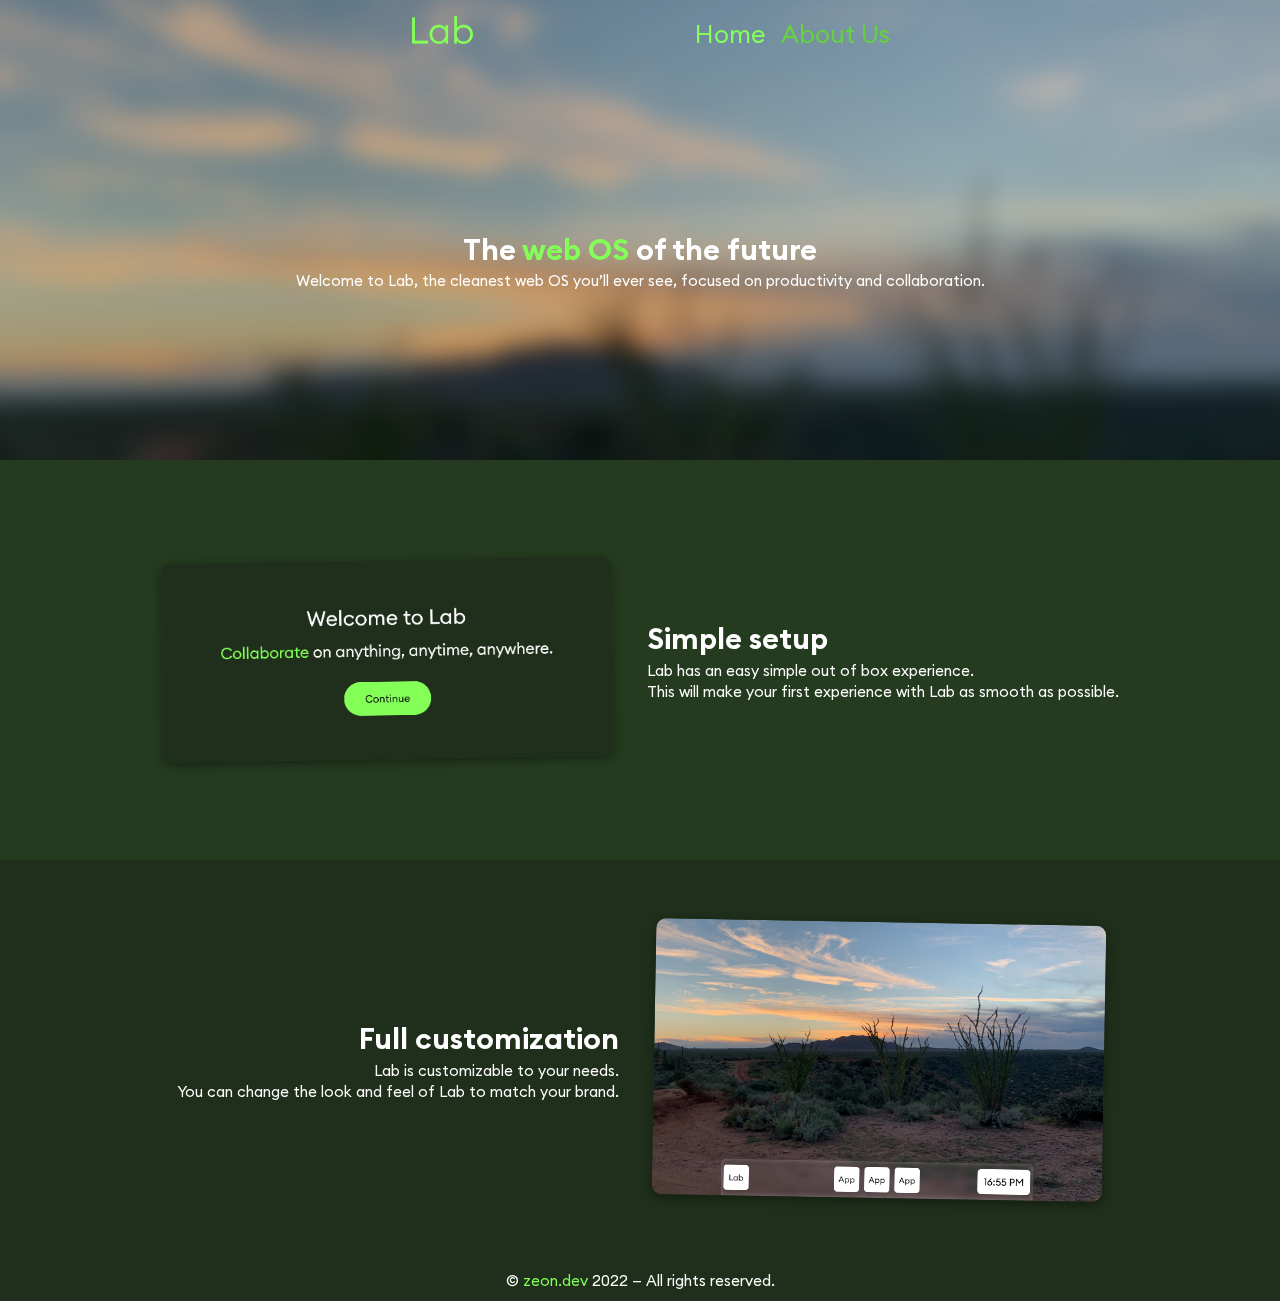
<file: index.html>
<!DOCTYPE html>
<html lang="en">
  <head>
    <meta charset="UTF-8" />
    <meta http-equiv="X-UA-Compatible" content="IE=edge" />
    <meta name="viewport" content="width=device-width, initial-scale=1.0" />
    <title>Lab</title>
    <link rel="stylesheet" href="style.css" />
    <script>
      // loading indicator
      window.addEventListener("DOMContentLoaded", () => {
        const loader = document.createElement("div");
        loader.classList.add("loader");
        loader.innerHTML = `<span> Loading... </span>`;
        document.body.appendChild(loader);
      });
      window.addEventListener("load", () => {
        const loader = document.querySelector(".loader");
        loader.remove();
      });
    </script>
  </head>
  <body>
    <div class="navbar">
      <div class="left">
        <a href="" class="logo"
          ><svg
            width="105"
            height="40"
            viewBox="0 0 240 110"
            fill="none"
            xmlns="http://www.w3.org/2000/svg"
          >
            <path
              d="M0.740376 108V5.75999H11.6844V97.632H62.8044V108H0.740376ZM105.176 109.44C95.0964 109.44 86.6004 105.792 79.6884 98.496C72.7764 91.2 69.3204 82.368 69.3204 72C69.3204 61.632 72.7764 52.8 79.6884 45.504C86.6004 38.208 95.0964 34.56 105.176 34.56C110.648 34.56 115.784 35.808 120.584 38.304C125.48 40.8 129.224 44.064 131.816 48.096V36H141.896V108H131.816V95.904C129.224 99.936 125.48 103.2 120.584 105.696C115.784 108.192 110.648 109.44 105.176 109.44ZM87.0324 92.016C92.0244 97.392 98.4084 100.08 106.184 100.08C113.96 100.08 120.296 97.392 125.192 92.016C130.184 86.544 132.68 79.872 132.68 72C132.68 64.128 130.184 57.504 125.192 52.128C120.296 46.656 113.96 43.92 106.184 43.92C98.4084 43.92 92.0244 46.656 87.0324 52.128C82.1364 57.504 79.6884 64.128 79.6884 72C79.6884 79.872 82.1364 86.544 87.0324 92.016ZM203.354 109.44C197.882 109.44 192.698 108.192 187.802 105.696C183.002 103.2 179.306 99.936 176.714 95.904V108H166.634V-8.58307e-06H176.714V48.096C179.306 44.064 183.002 40.8 187.802 38.304C192.698 35.808 197.882 34.56 203.354 34.56C213.434 34.56 221.93 38.208 228.842 45.504C235.754 52.8 239.21 61.632 239.21 72C239.21 82.368 235.754 91.2 228.842 98.496C221.93 105.792 213.434 109.44 203.354 109.44ZM183.194 92.016C188.186 97.392 194.57 100.08 202.346 100.08C210.122 100.08 216.458 97.392 221.354 92.016C226.346 86.544 228.842 79.872 228.842 72C228.842 64.128 226.346 57.504 221.354 52.128C216.458 46.656 210.122 43.92 202.346 43.92C194.57 43.92 188.186 46.656 183.194 52.128C178.298 57.504 175.85 64.128 175.85 72C175.85 79.872 178.298 86.544 183.194 92.016Z"
              fill="#83ff58"
            />
            <path
              d="M0.740376 108V5.75999H11.6844V97.632H62.8044V108H0.740376ZM105.176 109.44C95.0964 109.44 86.6004 105.792 79.6884 98.496C72.7764 91.2 69.3204 82.368 69.3204 72C69.3204 61.632 72.7764 52.8 79.6884 45.504C86.6004 38.208 95.0964 34.56 105.176 34.56C110.648 34.56 115.784 35.808 120.584 38.304C125.48 40.8 129.224 44.064 131.816 48.096V36H141.896V108H131.816V95.904C129.224 99.936 125.48 103.2 120.584 105.696C115.784 108.192 110.648 109.44 105.176 109.44ZM87.0324 92.016C92.0244 97.392 98.4084 100.08 106.184 100.08C113.96 100.08 120.296 97.392 125.192 92.016C130.184 86.544 132.68 79.872 132.68 72C132.68 64.128 130.184 57.504 125.192 52.128C120.296 46.656 113.96 43.92 106.184 43.92C98.4084 43.92 92.0244 46.656 87.0324 52.128C82.1364 57.504 79.6884 64.128 79.6884 72C79.6884 79.872 82.1364 86.544 87.0324 92.016ZM203.354 109.44C197.882 109.44 192.698 108.192 187.802 105.696C183.002 103.2 179.306 99.936 176.714 95.904V108H166.634V-8.58307e-06H176.714V48.096C179.306 44.064 183.002 40.8 187.802 38.304C192.698 35.808 197.882 34.56 203.354 34.56C213.434 34.56 221.93 38.208 228.842 45.504C235.754 52.8 239.21 61.632 239.21 72C239.21 82.368 235.754 91.2 228.842 98.496C221.93 105.792 213.434 109.44 203.354 109.44ZM183.194 92.016C188.186 97.392 194.57 100.08 202.346 100.08C210.122 100.08 216.458 97.392 221.354 92.016C226.346 86.544 228.842 79.872 228.842 72C228.842 64.128 226.346 57.504 221.354 52.128C216.458 46.656 210.122 43.92 202.346 43.92C194.57 43.92 188.186 46.656 183.194 52.128C178.298 57.504 175.85 64.128 175.85 72C175.85 79.872 178.298 86.544 183.194 92.016Z"
              fill="#83ff58"
              fill-opacity="0.6"
            />
          </svg>
        </a>
      </div>
      <div class="right">
        <a href="/">Home</a>
        <a href="/about.html" class="selected">About Us</a>
      </div>
      <div class="menu-toggle">Toggle</div>
    </div>
    <div class="sections-container">
      <div class="section">
        <div class="center">
          <h1 class="big">The <span class="t">web OS</span> of the future</h1>
          <p class="semi-big">
            Welcome to Lab, the cleanest web OS you’ll ever see, focused on productivity and collaboration.
          </p>
        </div>
      </div>
      <div class="section">
        <div class="center">
          <h1 class="big">Simple setup</h1>
          <p class="semi-big">
            Lab has an easy simple out of box experience.
            <br />
            This will make your first experience with Lab as smooth as possible.
          </p>
        </div>
        <img src="oobeforlanding.png" />
      </div>
      <div class="section">
        <div class="center">
          <h1 class="big">Full customization</h1>
          <p class="semi-big">
            Lab is customizable to your needs.
            <br />
            You can change the look and feel of Lab to match your brand.
          </p>
        </div>
        <img src="desktop.png" />
      </div>
      <div class="footer">
        <p class="semi-big">
          &copy; <a href="https://zeon.dev">zeon.dev</a> 2022 &mdash; All rights reserved.
        </p>
      </div>
    </div>
  </body>
</html>
</file>
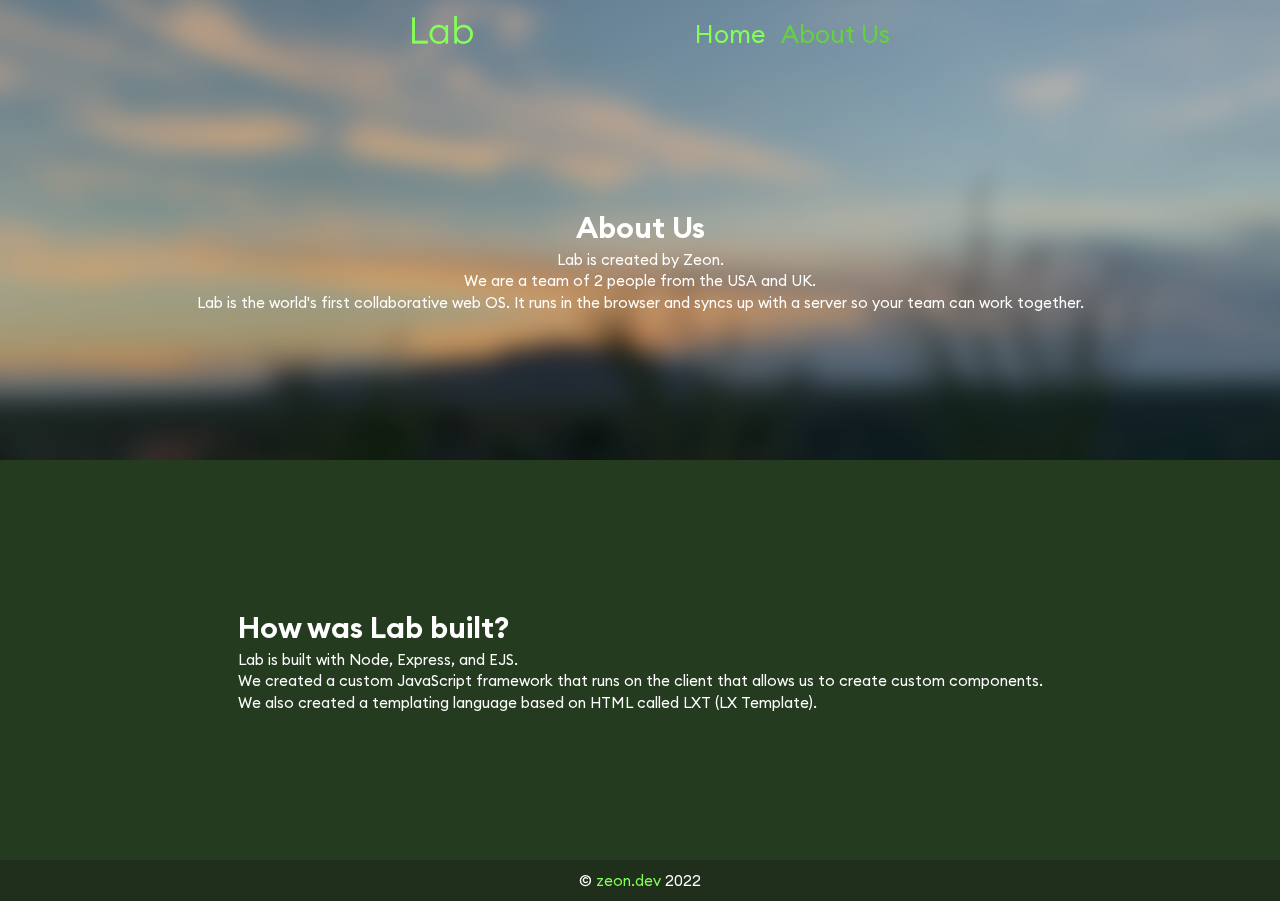
<file: about.html>
<!DOCTYPE html>
<html lang="en">
  <head>
    <meta charset="UTF-8" />
    <meta http-equiv="X-UA-Compatible" content="IE=edge" />
    <meta name="viewport" content="width=device-width, initial-scale=1.0" />
    <title>Lab</title>
    <link rel="stylesheet" href="style.css" />
    <script>
      // loading indicator
      window.addEventListener("load", () => {
        const loader = document.querySelector(".loader");
        loader.remove();
      });
    </script>
  </head>
  <body>
    <div class="navbar">
      <div class="left">
        <a href="" class="logo"
          ><svg
            width="105"
            height="40"
            viewBox="0 0 240 110"
            fill="none"
            xmlns="http://www.w3.org/2000/svg"
          >
            <path
              d="M0.740376 108V5.75999H11.6844V97.632H62.8044V108H0.740376ZM105.176 109.44C95.0964 109.44 86.6004 105.792 79.6884 98.496C72.7764 91.2 69.3204 82.368 69.3204 72C69.3204 61.632 72.7764 52.8 79.6884 45.504C86.6004 38.208 95.0964 34.56 105.176 34.56C110.648 34.56 115.784 35.808 120.584 38.304C125.48 40.8 129.224 44.064 131.816 48.096V36H141.896V108H131.816V95.904C129.224 99.936 125.48 103.2 120.584 105.696C115.784 108.192 110.648 109.44 105.176 109.44ZM87.0324 92.016C92.0244 97.392 98.4084 100.08 106.184 100.08C113.96 100.08 120.296 97.392 125.192 92.016C130.184 86.544 132.68 79.872 132.68 72C132.68 64.128 130.184 57.504 125.192 52.128C120.296 46.656 113.96 43.92 106.184 43.92C98.4084 43.92 92.0244 46.656 87.0324 52.128C82.1364 57.504 79.6884 64.128 79.6884 72C79.6884 79.872 82.1364 86.544 87.0324 92.016ZM203.354 109.44C197.882 109.44 192.698 108.192 187.802 105.696C183.002 103.2 179.306 99.936 176.714 95.904V108H166.634V-8.58307e-06H176.714V48.096C179.306 44.064 183.002 40.8 187.802 38.304C192.698 35.808 197.882 34.56 203.354 34.56C213.434 34.56 221.93 38.208 228.842 45.504C235.754 52.8 239.21 61.632 239.21 72C239.21 82.368 235.754 91.2 228.842 98.496C221.93 105.792 213.434 109.44 203.354 109.44ZM183.194 92.016C188.186 97.392 194.57 100.08 202.346 100.08C210.122 100.08 216.458 97.392 221.354 92.016C226.346 86.544 228.842 79.872 228.842 72C228.842 64.128 226.346 57.504 221.354 52.128C216.458 46.656 210.122 43.92 202.346 43.92C194.57 43.92 188.186 46.656 183.194 52.128C178.298 57.504 175.85 64.128 175.85 72C175.85 79.872 178.298 86.544 183.194 92.016Z"
              fill="#83ff58"
            />
            <path
              d="M0.740376 108V5.75999H11.6844V97.632H62.8044V108H0.740376ZM105.176 109.44C95.0964 109.44 86.6004 105.792 79.6884 98.496C72.7764 91.2 69.3204 82.368 69.3204 72C69.3204 61.632 72.7764 52.8 79.6884 45.504C86.6004 38.208 95.0964 34.56 105.176 34.56C110.648 34.56 115.784 35.808 120.584 38.304C125.48 40.8 129.224 44.064 131.816 48.096V36H141.896V108H131.816V95.904C129.224 99.936 125.48 103.2 120.584 105.696C115.784 108.192 110.648 109.44 105.176 109.44ZM87.0324 92.016C92.0244 97.392 98.4084 100.08 106.184 100.08C113.96 100.08 120.296 97.392 125.192 92.016C130.184 86.544 132.68 79.872 132.68 72C132.68 64.128 130.184 57.504 125.192 52.128C120.296 46.656 113.96 43.92 106.184 43.92C98.4084 43.92 92.0244 46.656 87.0324 52.128C82.1364 57.504 79.6884 64.128 79.6884 72C79.6884 79.872 82.1364 86.544 87.0324 92.016ZM203.354 109.44C197.882 109.44 192.698 108.192 187.802 105.696C183.002 103.2 179.306 99.936 176.714 95.904V108H166.634V-8.58307e-06H176.714V48.096C179.306 44.064 183.002 40.8 187.802 38.304C192.698 35.808 197.882 34.56 203.354 34.56C213.434 34.56 221.93 38.208 228.842 45.504C235.754 52.8 239.21 61.632 239.21 72C239.21 82.368 235.754 91.2 228.842 98.496C221.93 105.792 213.434 109.44 203.354 109.44ZM183.194 92.016C188.186 97.392 194.57 100.08 202.346 100.08C210.122 100.08 216.458 97.392 221.354 92.016C226.346 86.544 228.842 79.872 228.842 72C228.842 64.128 226.346 57.504 221.354 52.128C216.458 46.656 210.122 43.92 202.346 43.92C194.57 43.92 188.186 46.656 183.194 52.128C178.298 57.504 175.85 64.128 175.85 72C175.85 79.872 178.298 86.544 183.194 92.016Z"
              fill="#83ff58"
              fill-opacity="0.6"
            />
          </svg>
        </a>
      </div>
      <div class="right">
        <a href="/">Home</a>
        <a href="/about.html" class="selected">About Us</a>
      </div>
      <div class="menu-toggle">Toggle</div>
    </div>
    <div class="sections-container">
      <div class="section">
        <div class="center">
          <h1 class="big">About Us</h1>
          <p class="semi-big">
            Lab is created by Zeon.
            <br />We are a team of 2 people from the USA and UK. <br />Lab is
            the world's first collaborative web OS. It runs in the browser and
            syncs up with a server so your team can work together.
          </p>
        </div>
      </div>
      <div class="section">
        <div class="center">
          <h1 class="big">How was Lab built?</h1>
          <p class="semi-big">
            Lab is built with Node, Express, and EJS. <br />
            We created a custom JavaScript framework that runs on the client
            that allows us to create custom components. <br />
            We also created a templating language based on HTML called LXT (LX
            Template).
          </p>
        </div>
      </div>
      <div class="footer">
        <p class="semi-big">
          &copy; <a href="https://zeon.dev">zeon.dev</a> 2022
        </p>
      </div>
    </div>
    <div class="loader">
      <span> Loading... </span>
    </div>
  </body>
</html>
</file>
<file: style.css>
@font-face {
    font-family: eb;
    src: url(eb.ttf);
}

@font-face {
    font-family: eb;
    font-weight: 600;
    src: url(ebh.ttf);
}

html,
body {
    margin: 0;
    padding: 0;
    font-family: eb, "Segoe UI Variable", "Segoe UI", "Helvetica Neue", "Helvetica", "Arial", sans-serif;
    font-size: 14px;
    line-height: 1.42857143;
    color: #ffffff;
    background-color: #1f2f1b;
}

.center {
    text-align: center;
}

.t {
    color: #83ff58;
}

.big {
    font-size: 30px;
}
.semi-big {
    font-size: 15px;
}

/* make nice looking navbar */
.navbar {
    padding-top: 10px;
    display: flex;
    justify-content: space-between;
    align-items: center;
    flex-direction: row;
    max-width: 500px;
    position: relative;
    left: 50%;
    transform: translateX(-50%);
}
.navbar a {
    color: #83ff58;
    text-decoration: none;
    font-size: 25px;
}

.navbar a:hover {
    color: #65d141;
}

.navbar .right {
    display: flex;
    flex-direction: row;
    align-items: center;
    gap: 10px;
}
.navbar .right a {
    padding-left: 5px;
}

* {
    box-sizing: border-box;
}

@media (max-width: 550px) {
    .navbar .right {
        margin-right: 26px;
    }
}

.navbar .menu-toggle {
    display: none;
    position: absolute;
    right: 0;
    top: 0;
    padding: 10px;
    cursor: pointer;
}

.sections-container {
    display: flex;
    flex-direction: column;
}
.section:nth-child(odd) {
    background-color: #1f2f1b;
}
.section:nth-child(even) {
    background-color: #243b1f;
}

.section {
    display: flex;
    flex-direction: row;
    flex-wrap: wrap;
    justify-content: center;
    align-items: center;
    gap: 2.5rem;
    padding: 2rem;
    min-height: 400px;
}

.section img {
    width: 450px;
    box-shadow: 0px 3px 10px #00000063;
    border-radius: 10px;
    max-width: 92vw;
}

/* .section even and odd */
.section:nth-child(even) {
    flex-direction: row-reverse;
    flex-wrap: wrap-reverse;
}
.section:nth-child(odd) {
    flex-direction: row;
    flex-wrap: wrap;
}
.section:nth-child(even) img {
    transform: rotate(-1deg);
}
.section:nth-child(odd) img {
    transform: rotate(1deg);
}

/* @media for everything above 1000px right align the text for odd and left align for odd */
@media (min-width: 1000px) {
    .section:nth-child(odd):not(:nth-child(1)) * {
        text-align: right;
    }
    .section:nth-child(even) * {
        text-align: left;
    }
}

@media (max-width: 1000px) {
    .section:nth-child(odd):not(:nth-child(1)) * {
        text-align: center;
    }
    .section:nth-child(even) * {
        text-align: center;
    }
    .section {
        gap: 8px;
    }
}

h1,
p {
    margin: 0;
}

.logo svg {
    transform: scale(0.7);
}

.footer a {
    color: #83ff58;
    text-decoration: none;
}
.footer a:hover {
    text-decoration: underline;
    color: #65d141;
}
.footer {
    padding: 10px;
    text-align: center;
    background-color: #1f2f1b;
}

body::after {
    background: #1f2f1b33;
    position: fixed;
    top: 0;
    left: 0;
    width: 100%;
    height: 460px;
    z-index: -1;
    content: "";
}
body,
.section:nth-child(1) {
    background: transparent !important;
}

body::before {
    background: url("desktop.png");
    background-size: cover;
    background-attachment: fixed;
    filter: blur(10px);
    position: fixed;
    top: 0;
    left: 0;
    width: 100%;
    height: 460px;
    z-index: -1;
    content: "";
    transform: scale(1.2);
    transform-origin: center;
}

.loader {
    position: fixed;
    top: 0;
    left: 0;
    width: 100%;
    height: 100%;
    background-color: #1f2f1b;
    z-index: 99999;
    display: flex;
    justify-content: center;
    align-items: center;
}
.loader > span {
    animation: spin 1s infinite linear;
}
@keyframes spin {
    from {
        transform: rotate(0deg);
    }
    to {
        transform: rotate(360deg);
    }
}

a.selected {
    color: #65d141;
}
</file>
